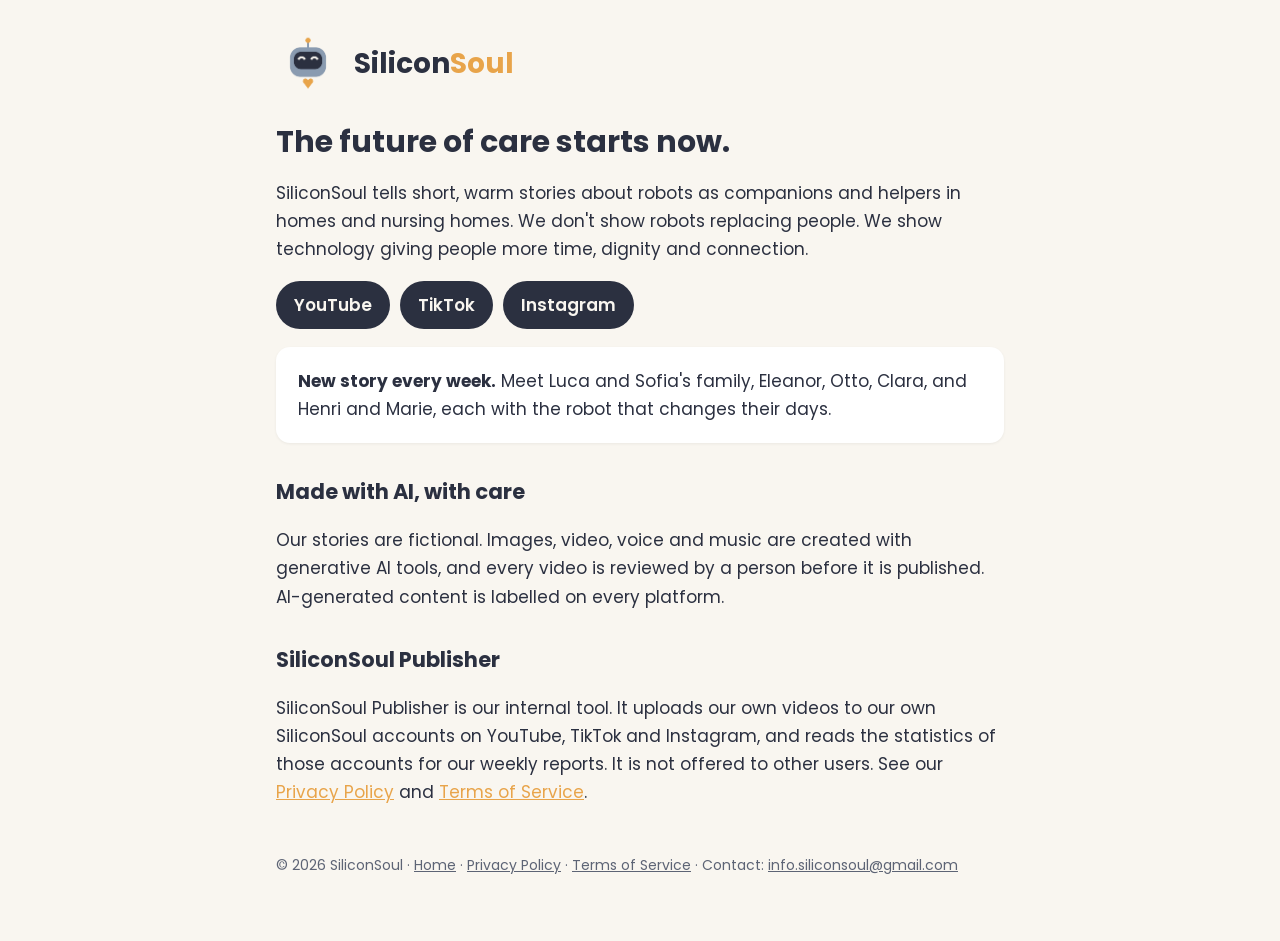
<file: index.html>
<!doctype html><html lang="en"><head><meta charset="utf-8"><meta name="viewport" content="width=device-width,initial-scale=1"><link rel="preconnect" href="https://fonts.googleapis.com"><link href="https://fonts.googleapis.com/css2?family=Poppins:wght@400;600;700&display=swap" rel="stylesheet"><link rel="stylesheet" href="style.css"><link rel="icon" href="profile_picture.png"><title>SiliconSoul</title><meta name="description" content="Short, warm stories about robots as companions in homes and nursing homes."></head><body>
<main><header><img src="profile_picture.png" alt="SiliconSoul logo"><a class="brand" href="index.html">Silicon<span>Soul</span></a></header>
<h1>The future of care starts now.</h1>
<p>SiliconSoul tells short, warm stories about robots as companions and helpers in homes and nursing homes. We don't show robots replacing people. We show technology giving people more time, dignity and connection.</p>
<div class="links">
<a href="https://www.youtube.com/@infoSiliconSoul">YouTube</a>
<a href="https://www.tiktok.com/@siliconsoul52">TikTok</a>
<a href="https://www.instagram.com/siliconsoul52">Instagram</a>
</div>
<div class="card"><strong>New story every week.</strong> Meet Luca and Sofia's family, Eleanor, Otto, Clara, and Henri and Marie, each with the robot that changes their days.</div>
<h2>Made with AI, with care</h2>
<p>Our stories are fictional. Images, video, voice and music are created with generative AI tools, and every video is reviewed by a person before it is published. AI-generated content is labelled on every platform.</p>
<h2>SiliconSoul Publisher</h2>
<p>SiliconSoul Publisher is our internal tool. It uploads our own videos to our own SiliconSoul accounts on YouTube, TikTok and Instagram, and reads the statistics of those accounts for our weekly reports. It is not offered to other users. See our <a href="privacy.html">Privacy Policy</a> and <a href="terms.html">Terms of Service</a>.</p>
<footer>© 2026 SiliconSoul · <a href="index.html">Home</a> · <a href="privacy.html">Privacy Policy</a> · <a href="terms.html">Terms of Service</a> · Contact: <a href="mailto:info.siliconsoul@gmail.com">info.siliconsoul@gmail.com</a></footer></main></body></html>
</file>
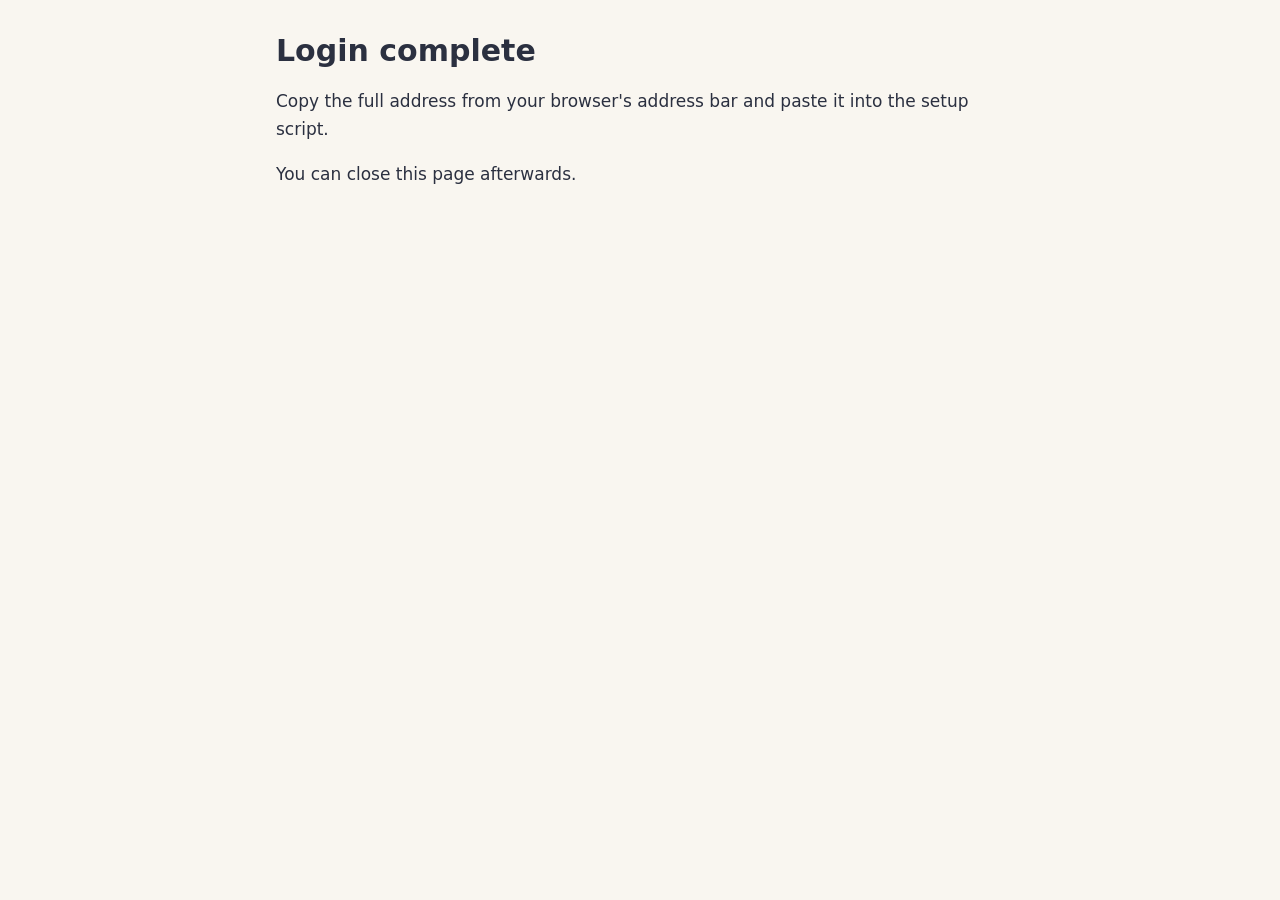
<file: callback.html>
<!doctype html><html lang="en"><head><meta charset="utf-8"><meta name="viewport" content="width=device-width,initial-scale=1"><meta name="robots" content="noindex"><link rel="stylesheet" href="style.css"><title>Login complete · SiliconSoul</title></head><body><main>
<h1>Login complete</h1>
<p>Copy the full address from your browser's address bar and paste it into the setup script.</p>
<p>You can close this page afterwards.</p>
</main></body></html>
</file>
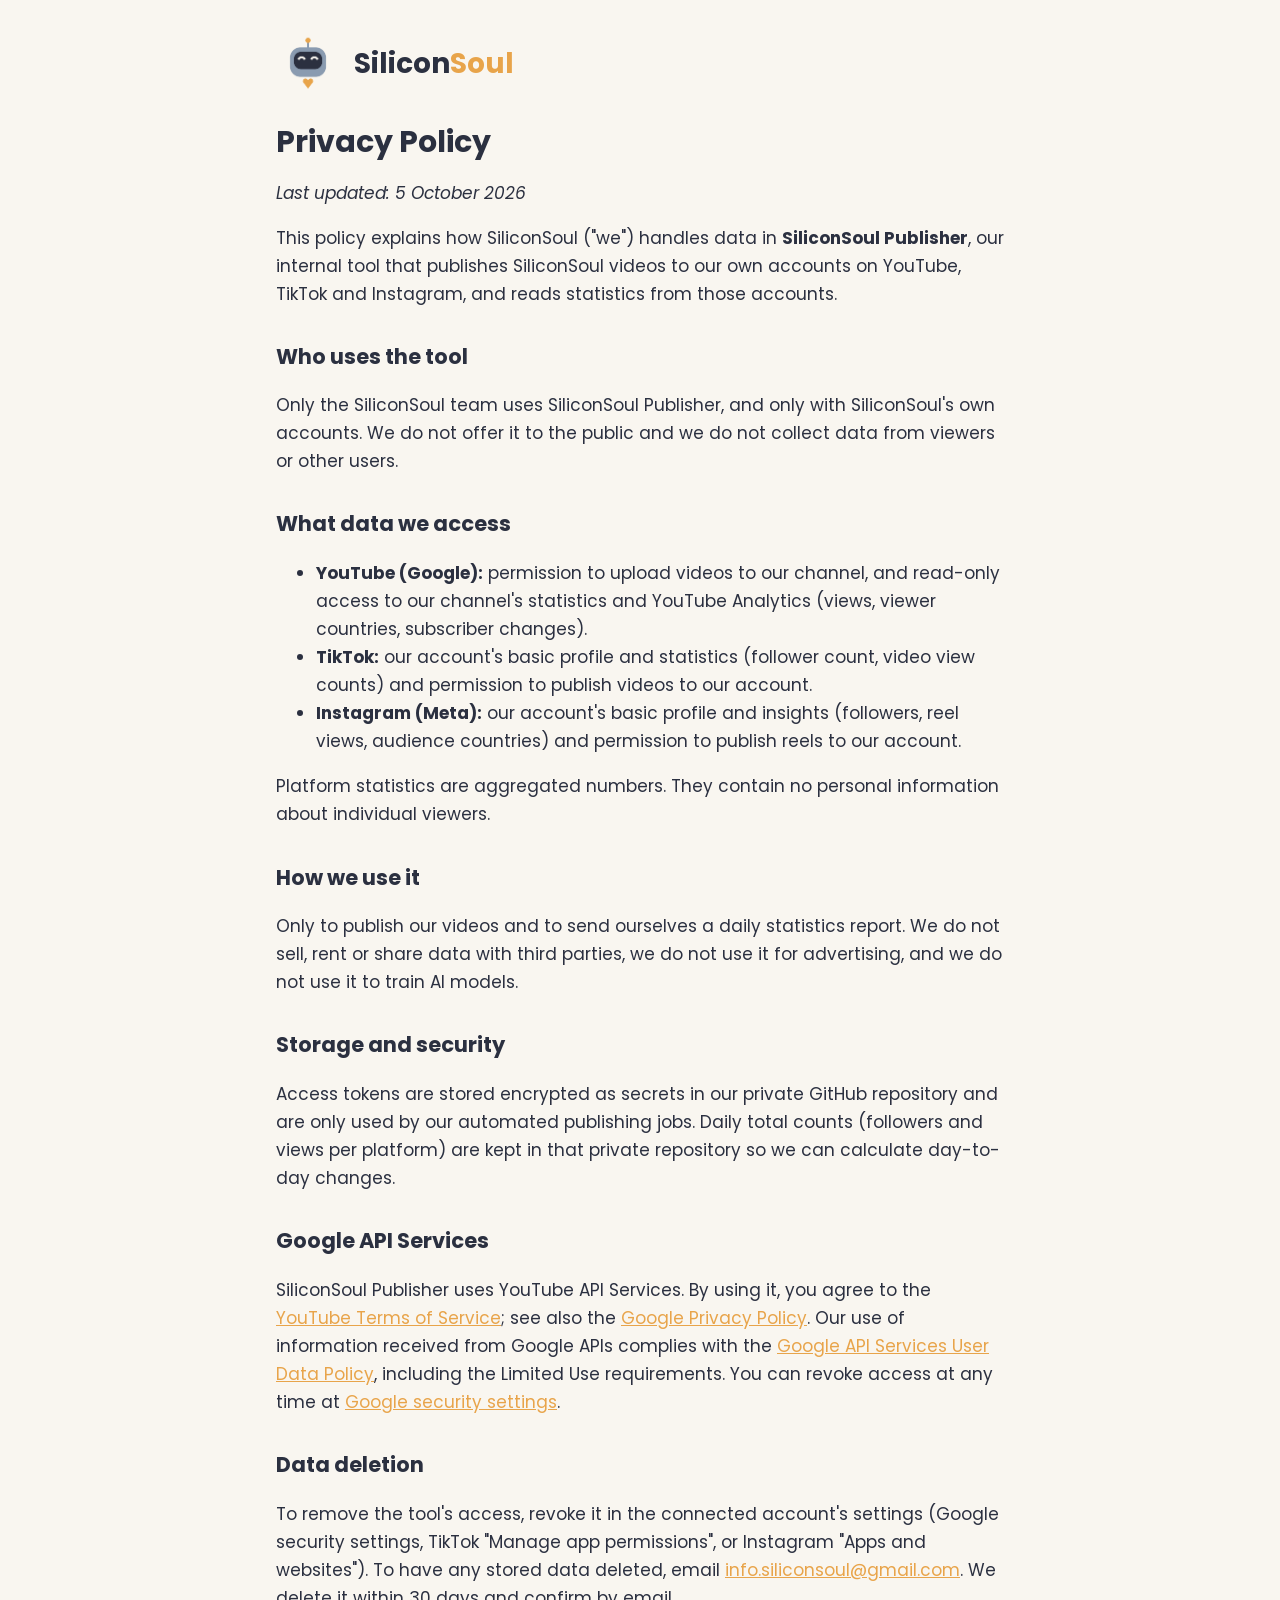
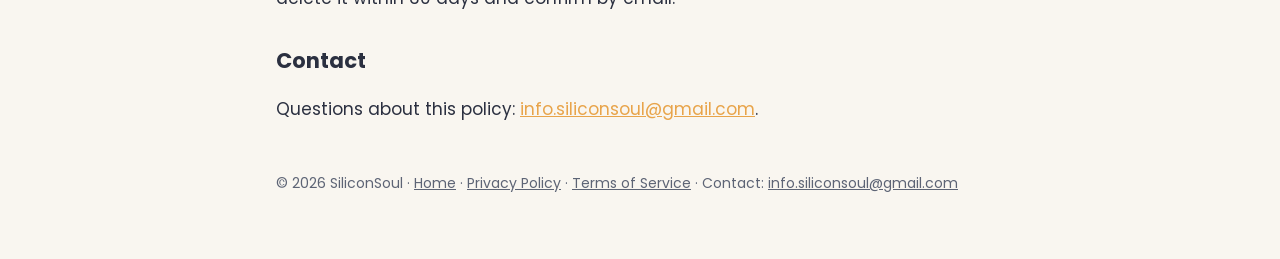
<file: privacy.html>
<!doctype html><html lang="en"><head><meta charset="utf-8"><meta name="viewport" content="width=device-width,initial-scale=1"><link rel="preconnect" href="https://fonts.googleapis.com"><link href="https://fonts.googleapis.com/css2?family=Poppins:wght@400;600;700&display=swap" rel="stylesheet"><link rel="stylesheet" href="style.css"><link rel="icon" href="profile_picture.png"><title>Privacy Policy · SiliconSoul</title></head><body>
<main><header><img src="profile_picture.png" alt="SiliconSoul logo"><a class="brand" href="index.html">Silicon<span>Soul</span></a></header>
<h1>Privacy Policy</h1>
<p><em>Last updated: 5 October 2026</em></p>
<p>This policy explains how SiliconSoul ("we") handles data in <strong>SiliconSoul Publisher</strong>, our internal tool that publishes SiliconSoul videos to our own accounts on YouTube, TikTok and Instagram, and reads statistics from those accounts.</p>
<h2>Who uses the tool</h2>
<p>Only the SiliconSoul team uses SiliconSoul Publisher, and only with SiliconSoul's own accounts. We do not offer it to the public and we do not collect data from viewers or other users.</p>
<h2>What data we access</h2>
<ul>
<li><strong>YouTube (Google):</strong> permission to upload videos to our channel, and read-only access to our channel's statistics and YouTube Analytics (views, viewer countries, subscriber changes).</li>
<li><strong>TikTok:</strong> our account's basic profile and statistics (follower count, video view counts) and permission to publish videos to our account.</li>
<li><strong>Instagram (Meta):</strong> our account's basic profile and insights (followers, reel views, audience countries) and permission to publish reels to our account.</li>
</ul>
<p>Platform statistics are aggregated numbers. They contain no personal information about individual viewers.</p>
<h2>How we use it</h2>
<p>Only to publish our videos and to send ourselves a daily statistics report. We do not sell, rent or share data with third parties, we do not use it for advertising, and we do not use it to train AI models.</p>
<h2>Storage and security</h2>
<p>Access tokens are stored encrypted as secrets in our private GitHub repository and are only used by our automated publishing jobs. Daily total counts (followers and views per platform) are kept in that private repository so we can calculate day-to-day changes.</p>
<h2>Google API Services</h2>
<p>SiliconSoul Publisher uses YouTube API Services. By using it, you agree to the <a href="https://www.youtube.com/t/terms">YouTube Terms of Service</a>; see also the <a href="https://policies.google.com/privacy">Google Privacy Policy</a>. Our use of information received from Google APIs complies with the <a href="https://developers.google.com/terms/api-services-user-data-policy">Google API Services User Data Policy</a>, including the Limited Use requirements. You can revoke access at any time at <a href="https://myaccount.google.com/permissions">Google security settings</a>.</p>
<h2>Data deletion</h2>
<p>To remove the tool's access, revoke it in the connected account's settings (Google security settings, TikTok "Manage app permissions", or Instagram "Apps and websites"). To have any stored data deleted, email <a href="mailto:info.siliconsoul@gmail.com">info.siliconsoul@gmail.com</a>. We delete it within 30 days and confirm by email.</p>
<h2>Contact</h2>
<p>Questions about this policy: <a href="mailto:info.siliconsoul@gmail.com">info.siliconsoul@gmail.com</a>.</p>
<footer>© 2026 SiliconSoul · <a href="index.html">Home</a> · <a href="privacy.html">Privacy Policy</a> · <a href="terms.html">Terms of Service</a> · Contact: <a href="mailto:info.siliconsoul@gmail.com">info.siliconsoul@gmail.com</a></footer></main></body></html>
</file>
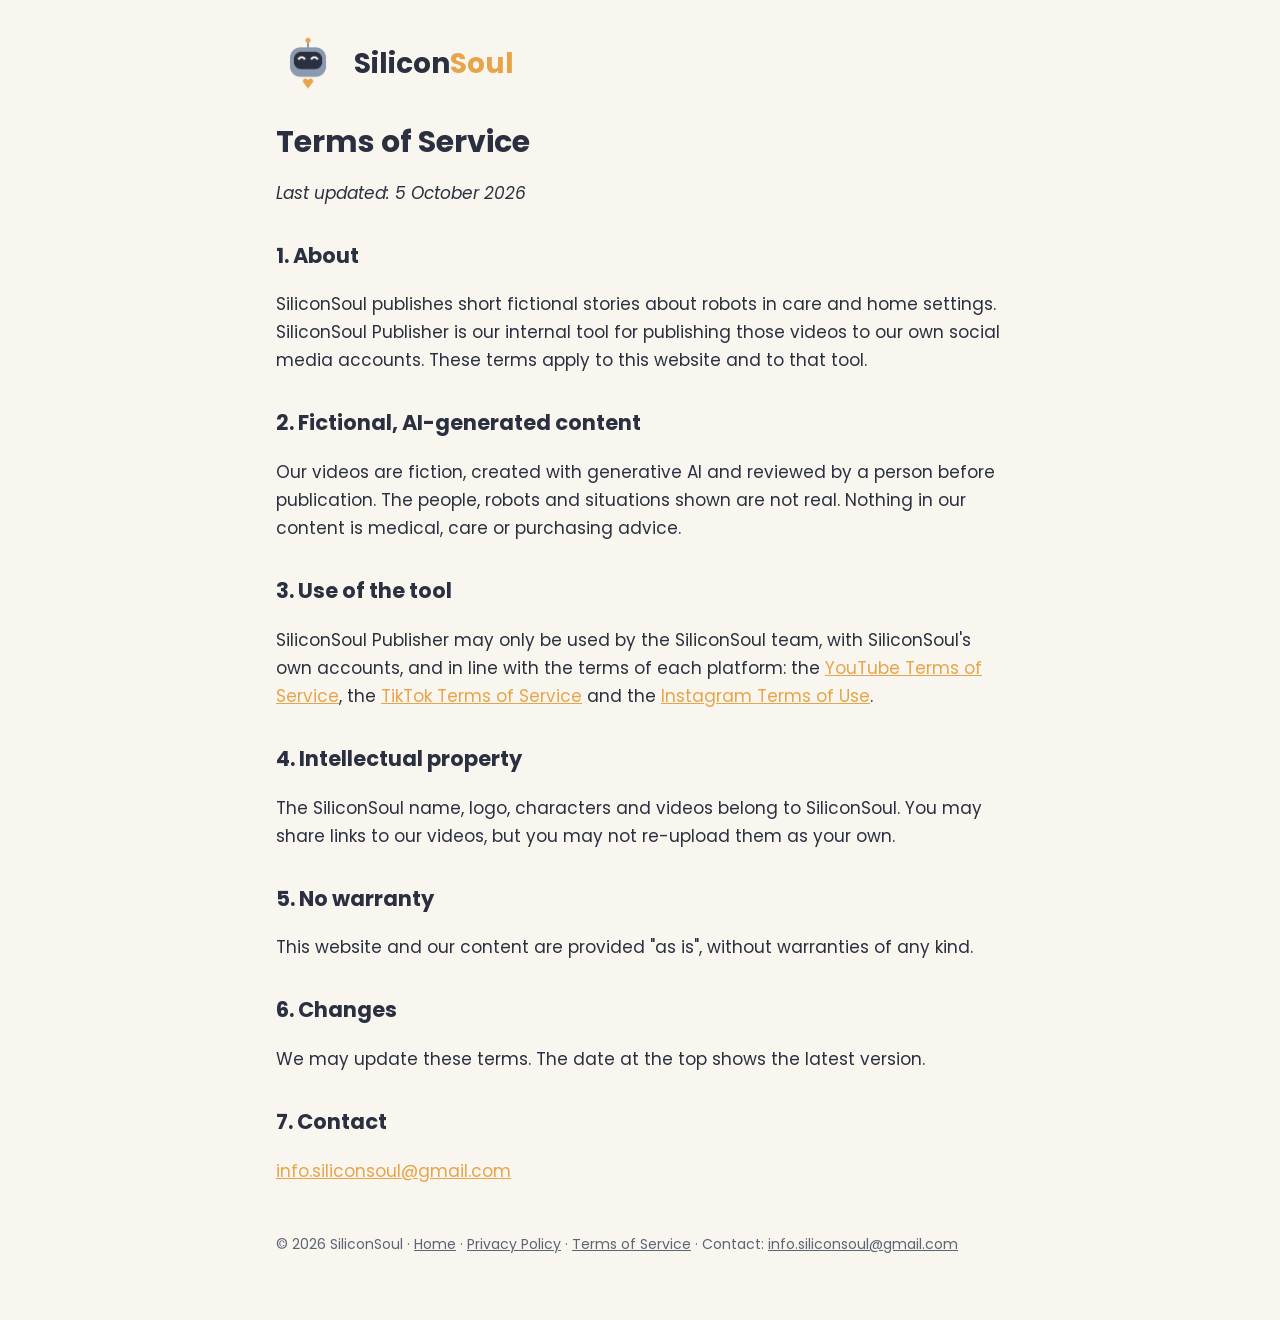
<file: terms.html>
<!doctype html><html lang="en"><head><meta charset="utf-8"><meta name="viewport" content="width=device-width,initial-scale=1"><link rel="preconnect" href="https://fonts.googleapis.com"><link href="https://fonts.googleapis.com/css2?family=Poppins:wght@400;600;700&display=swap" rel="stylesheet"><link rel="stylesheet" href="style.css"><link rel="icon" href="profile_picture.png"><title>Terms of Service · SiliconSoul</title></head><body>
<main><header><img src="profile_picture.png" alt="SiliconSoul logo"><a class="brand" href="index.html">Silicon<span>Soul</span></a></header>
<h1>Terms of Service</h1>
<p><em>Last updated: 5 October 2026</em></p>
<h2>1. About</h2>
<p>SiliconSoul publishes short fictional stories about robots in care and home settings. SiliconSoul Publisher is our internal tool for publishing those videos to our own social media accounts. These terms apply to this website and to that tool.</p>
<h2>2. Fictional, AI-generated content</h2>
<p>Our videos are fiction, created with generative AI and reviewed by a person before publication. The people, robots and situations shown are not real. Nothing in our content is medical, care or purchasing advice.</p>
<h2>3. Use of the tool</h2>
<p>SiliconSoul Publisher may only be used by the SiliconSoul team, with SiliconSoul's own accounts, and in line with the terms of each platform: the <a href="https://www.youtube.com/t/terms">YouTube Terms of Service</a>, the <a href="https://www.tiktok.com/legal/terms-of-service">TikTok Terms of Service</a> and the <a href="https://help.instagram.com/581066165581870">Instagram Terms of Use</a>.</p>
<h2>4. Intellectual property</h2>
<p>The SiliconSoul name, logo, characters and videos belong to SiliconSoul. You may share links to our videos, but you may not re-upload them as your own.</p>
<h2>5. No warranty</h2>
<p>This website and our content are provided "as is", without warranties of any kind.</p>
<h2>6. Changes</h2>
<p>We may update these terms. The date at the top shows the latest version.</p>
<h2>7. Contact</h2>
<p><a href="mailto:info.siliconsoul@gmail.com">info.siliconsoul@gmail.com</a></p>
<footer>© 2026 SiliconSoul · <a href="index.html">Home</a> · <a href="privacy.html">Privacy Policy</a> · <a href="terms.html">Terms of Service</a> · Contact: <a href="mailto:info.siliconsoul@gmail.com">info.siliconsoul@gmail.com</a></footer></main></body></html>
</file>
<file: style.css>
:root{--bg:#F9F6F0;--steel:#8A9BB0;--amber:#E8A44A;--text:#2B3040;--muted:#5d6475;--card:#fff}
@media (prefers-color-scheme:dark){:root{--bg:#1f2330;--card:#2a2f3e;--text:#F2EEE6;--muted:#b8bdc9}}
*{box-sizing:border-box}
body{margin:0;background:var(--bg);color:var(--text);font:17px/1.65 Poppins,system-ui,sans-serif}
main{max-width:760px;margin:0 auto;padding:32px 16px 64px}
header{display:flex;align-items:center;gap:14px;margin-bottom:28px}
header img{width:64px;height:64px;border-radius:50%}
.brand{font-weight:700;font-size:28px;text-decoration:none;color:var(--text)}
.brand span{color:var(--amber)}
h1{font-size:30px;line-height:1.25;margin:0 0 12px}
h2{font-size:21px;margin:32px 0 8px}
a{color:var(--amber)}
.card{background:var(--card);border-radius:14px;padding:20px 22px;margin:18px 0;box-shadow:0 1px 3px rgba(0,0,0,.06)}
.links{display:flex;flex-wrap:wrap;gap:10px;margin:18px 0}
.links a{background:var(--text);color:var(--bg);padding:10px 18px;border-radius:999px;text-decoration:none;font-weight:600}
footer{margin-top:48px;font-size:14px;color:var(--muted)}
footer a{color:var(--muted)}
</file>
